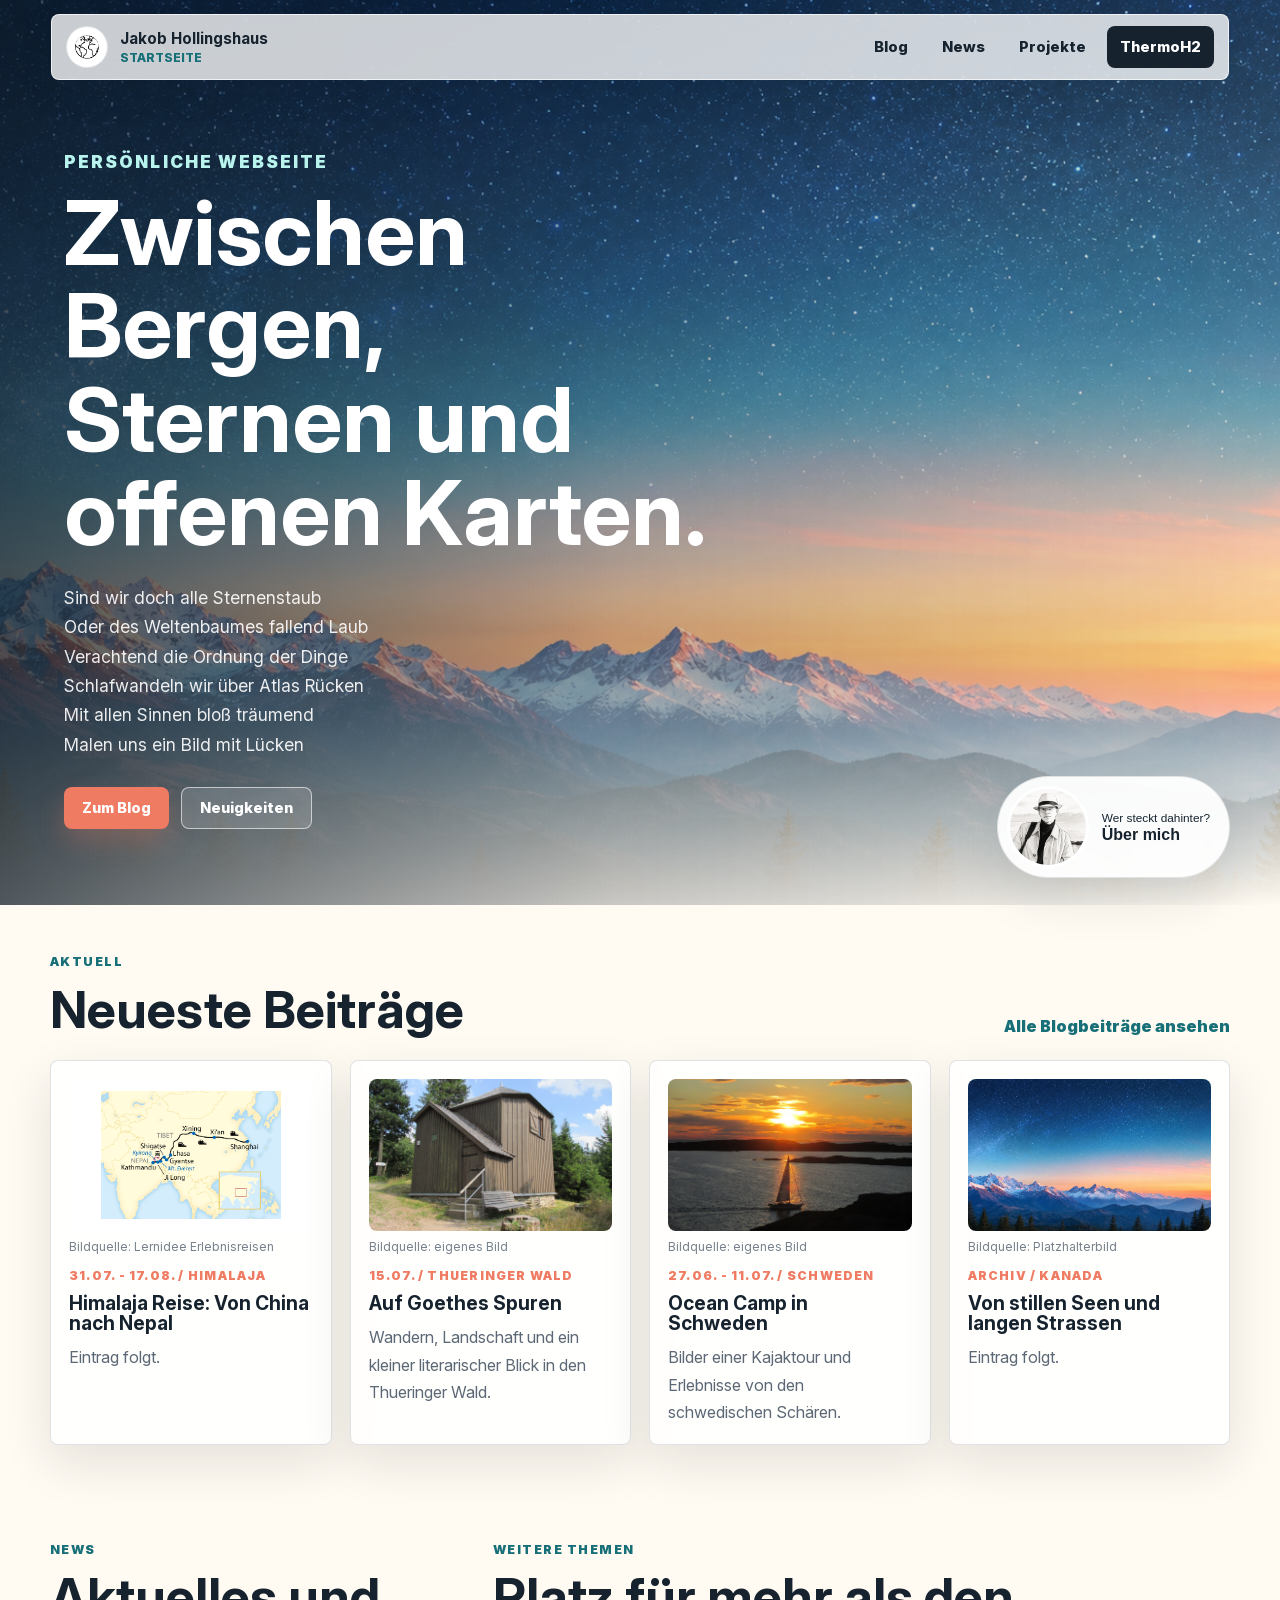
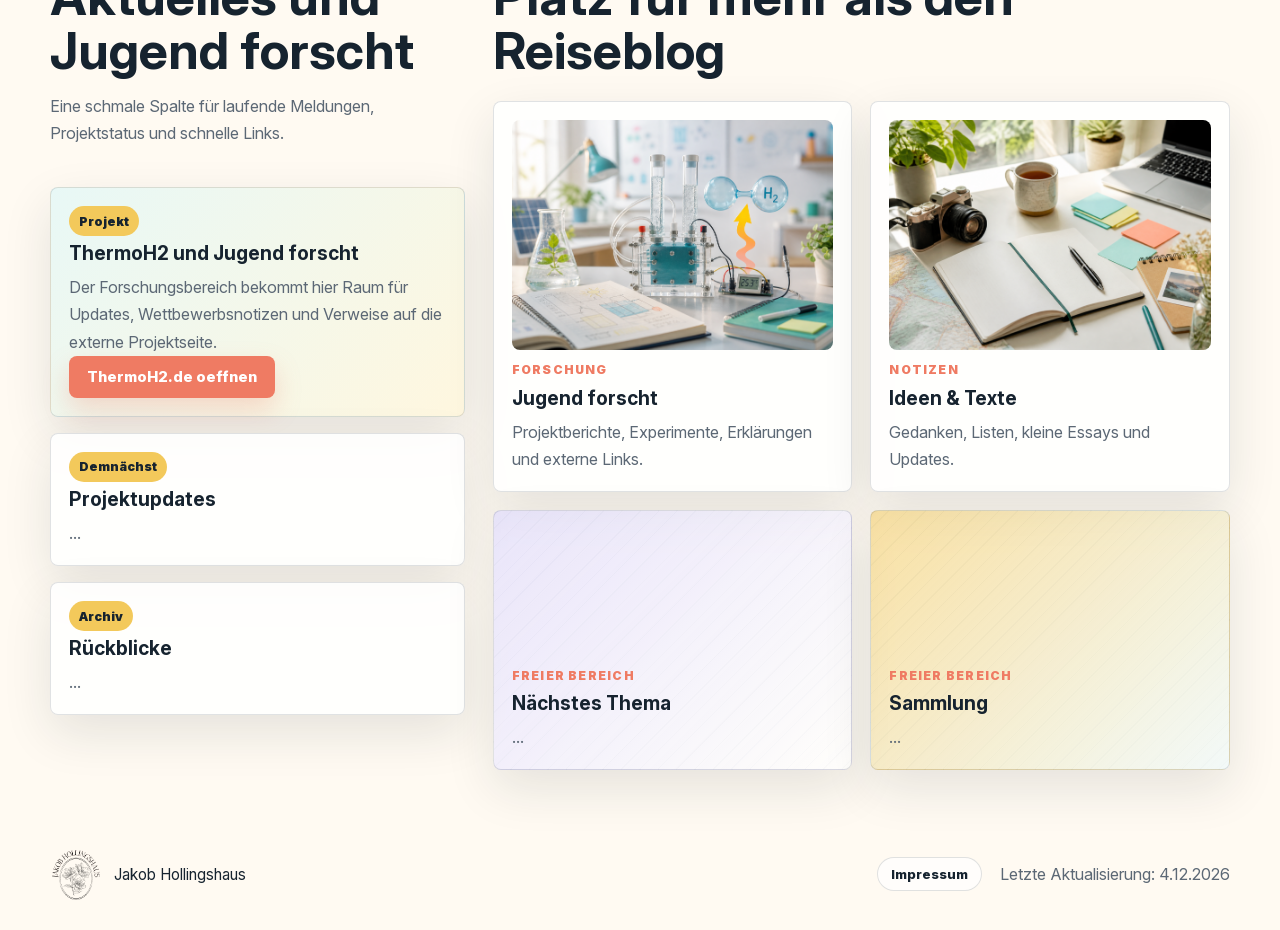
<file: index.html>
<!DOCTYPE html>
<html lang="de">
<head>
    <meta charset="UTF-8">
    <meta name="viewport" content="width=device-width, initial-scale=1.0">
    <meta name="description" content="Persoenliche Startseite von Jakob Hollingshaus mit neuesten Blogbeitraegen, Projekten, Forschung und News.">
    <title>Jakob Hollingshaus | Startseite</title>
    <link rel="icon" href="assets/Worldicon.ico">
    <link rel="stylesheet" href="style.css">
</head>
<body>
    <header class="site-header" id="top">
        <nav class="nav" aria-label="Hauptnavigation">
            <a class="brand" href="index.html" aria-label="Zur Startseite">
                <img src="assets/World15.png" alt="" class="brand-mark">
                <span>
                    <strong>Jakob Hollingshaus</strong>
                    <small>Startseite</small>
                </span>
            </a>

            <button class="menu-toggle" type="button" aria-label="Navigation oeffnen" aria-expanded="false">
                <span></span>
                <span></span>
                <span></span>
            </button>

            <div class="nav-links" data-nav-links>
                <a href="blog.html">Blog</a>
                <a href="#news">News</a>
                <a href="#projekte">Projekte</a>
                <a class="nav-action" href="https://thermoh2.de/" target="_blank" rel="noopener">ThermoH2</a>
            </div>
        </nav>
    </header>

    <main>
        <section class="home-hero">
            <div class="home-hero-media" aria-hidden="true"></div>
            <div class="home-hero-content">
                <p class="eyebrow">Persönliche Webseite</p>
                <h1>Zwischen Bergen, Sternen und offenen Karten.</h1>
                <div class="hero-poem" aria-label="Gedicht">
                    <p>Sind wir doch alle Sternenstaub</p>
                    <p>Oder des Weltenbaumes fallend Laub</p>
                    <p>Verachtend die Ordnung der Dinge</p>
                    <p>Schlafwandeln wir &uuml;ber Atlas R&uuml;cken</p>
                    <p>Mit allen Sinnen blo&szlig; tr&auml;umend</p>
                    <p>Malen uns ein Bild mit L&uuml;cken</p>
                </div>
                <div class="hero-actions">
                    <a class="button button-primary" href="blog.html">Zum Blog</a>
                    <a class="button button-light" href="#news">Neuigkeiten</a>
                </div>
            </div>
        </section>

         <aside class="about-teaser" aria-label="Über mich">
            <button class="about-trigger" type="button" data-about-open aria-haspopup="dialog">
                <span class="about-portrait">
                    <img src="assets/Jakob_Kanada.png" alt="Porträt von Jakob Hollingshaus">
                </span>
                <span>
                    <small>Wer steckt dahinter?</small>
                    <strong>Über mich</strong>
                </span>
            </button>
        </aside>

        <dialog class="about-dialog" data-about-dialog aria-labelledby="about-title">
            <button class="about-close" type="button" data-about-close aria-label="Über-mich-Fenster schließen">×</button>
            <div class="about-dialog-portrait">
                <img src="assets/Jakob_Kanada.png" alt="Porträt von Jakob Hollingshaus">
            </div>
            <p class="eyebrow">Über mich</p>
            <h2 id="about-title">Jakob Hollingshaus</h2>
            <p>Eintrag folgt.</p>
        </dialog>

        <section class="latest-section" aria-labelledby="latest-title">
            <div class="section-heading row-heading">
                <div>
                    <p class="eyebrow">Aktuell</p>
                    <h2 id="latest-title">Neueste Beiträge</h2>
                </div>
                <a class="text-link" href="blog.html">Alle Blogbeiträge ansehen</a>
            </div>

            <div class="latest-row">
                <article class="mini-post">
                    <a class="media-frame map-frame" href="himalaja-reise.html">
                        <img src="assets/karte_tibet-bahn_shanghai_-_kathmandu_2384_2022_1.png" alt="Karte der Himalaja-Route von China nach Nepal">
                    </a>
                    <div class="image-source">Bildquelle: Lernidee Erlebnisreisen</div>
                    <p class="post-meta">31.07. - 17.08. / Himalaja</p>
                    <h3><a href="himalaja-reise.html">Himalaja Reise: Von China nach Nepal</a></h3>
                    <p>Eintrag folgt.</p>
                </article>

                <article class="mini-post">
                    <a class="media-frame" href="goethes-spuren.html">
                        <img src="assets/Goethe_Th%C3%BCringen.JPG" alt="Wanderweg im Thueringer Wald">
                    </a>
                    <div class="image-source">Bildquelle: eigenes Bild</div>
                    <p class="post-meta">15.07. / Thueringer Wald</p>
                    <h3><a href="goethes-spuren.html">Auf Goethes Spuren</a></h3>
                    <p>Wandern, Landschaft und ein kleiner literarischer Blick in den Thueringer Wald.</p>
                </article>

                <article class="mini-post">
                    <a class="media-frame" href="ocean-camp-schweden.html">
                        <img src="assets/Ocean-Camp-Schweden.JPG" alt="Sonnenuntergang mit Schiff in Schweden">
                    </a>
                    <div class="image-source">Bildquelle: eigenes Bild</div>
                    <p class="post-meta">27.06. - 11.07. / Schweden</p>
                    <h3><a href="ocean-camp-schweden.html">Ocean Camp in Schweden</a></h3>
                    <p>Bilder einer Kajaktour und Erlebnisse von den schwedischen Schären.</p>
                </article>

                <article class="mini-post">
                    <a class="media-frame" href="blog.html#kanada-route">
                        <img src="assets/mountain-starry-hero.png" alt="Gebirge unter einem Sternenhimmel">
                    </a>
                    <div class="image-source">Bildquelle: Platzhalterbild</div>
                    <p class="post-meta">Archiv / Kanada</p>
                    <h3><a href="blog.html#kanada-route">Von stillen Seen und langen Strassen</a></h3>
                    <p>Eintrag folgt.</p>
                </article>
            </div>
        </section>

        <section class="portal-grid" id="news">
            <div class="news-column">
                <div class="section-heading">
                    <p class="eyebrow">News</p>
                    <h2>Aktuelles und Jugend forscht</h2>
                    <p>Eine schmale Spalte für laufende Meldungen, Projektstatus und schnelle Links.</p>
                </div>

                <article class="news-item feature-news">
                    <span class="date-pill">Projekt</span>
                    <h3>ThermoH2 und Jugend forscht</h3>
                    <p>
                        Der Forschungsbereich bekommt hier Raum für Updates, Wettbewerbsnotizen
                        und Verweise auf die externe Projektseite.
                    </p>
                    <a class="button button-primary" href="https://thermoh2.de/" target="_blank" rel="noopener">ThermoH2.de oeffnen</a>
                </article>

                <article class="news-item">
                    <span class="date-pill">Demnächst</span>
                    <h3>Projektupdates</h3>
                    <p>...</p>
                </article>

                <article class="news-item">
                    <span class="date-pill">Archiv</span>
                    <h3>Rückblicke</h3>
                    <p>...</p>
                </article>
            </div>

            <div class="topic-area" id="projekte">
                <div class="section-heading row-heading">
                    <div>
                        <p class="eyebrow">Weitere Themen</p>
                        <h2>Platz für mehr als den Reiseblog</h2>
                    </div>
                </div>

                <div class="topic-grid">
                    <article class="topic-card">
                        <img src="assets/research-placeholder.png" alt="Forschungsaufbau mit Wasserstoffsymbol">
                        <div class="image-source"></div>
                        <p class="post-meta">Forschung</p>
                        <h3>Jugend forscht</h3>
                        <p>Projektberichte, Experimente, Erklärungen und externe Links.</p>
                    </article>

                    <article class="topic-card">
                        <img src="assets/projects-placeholder.png" alt="Offenes Notizbuch auf einem Schreibtisch">
                        <div class="image-source"></div>
                        <p class="post-meta">Notizen</p>
                        <h3>Ideen & Texte</h3>
                        <p>Gedanken, Listen, kleine Essays und Updates.</p>
                    </article>

                    <article class="topic-card empty-slot">
                        <p class="post-meta">Freier Bereich</p>
                        <h3>Nächstes Thema</h3>
                        <p>...</p>
                    </article>

                    <article class="topic-card empty-slot accent-slot">
                        <p class="post-meta">Freier Bereich</p>
                        <h3>Sammlung</h3>
                        <p>...</p>
                    </article>
                </div>
            </div>
        </section>
    </main>

    <footer class="footer">
        <a class="footer-brand" href="#top">
            <img src="assets/small-footer_image.png" alt="">
            <span>Jakob Hollingshaus</span>
        </a>
        <div class="footer-meta">
            <details class="imprint-tab"><summary>Impressum</summary><div class="imprint-content"><strong>Jakob Hollingshaus</strong><a href="mailto:jakob@hollingshaus.de">jakob@hollingshaus.de</a><span>Eltville 2026</span></div></details>
            <p>Letzte Aktualisierung: <span id="currentDate"></span></p>
        </div>
    </footer>

    <script src="script.js"></script>
</body>
</html>
</file>
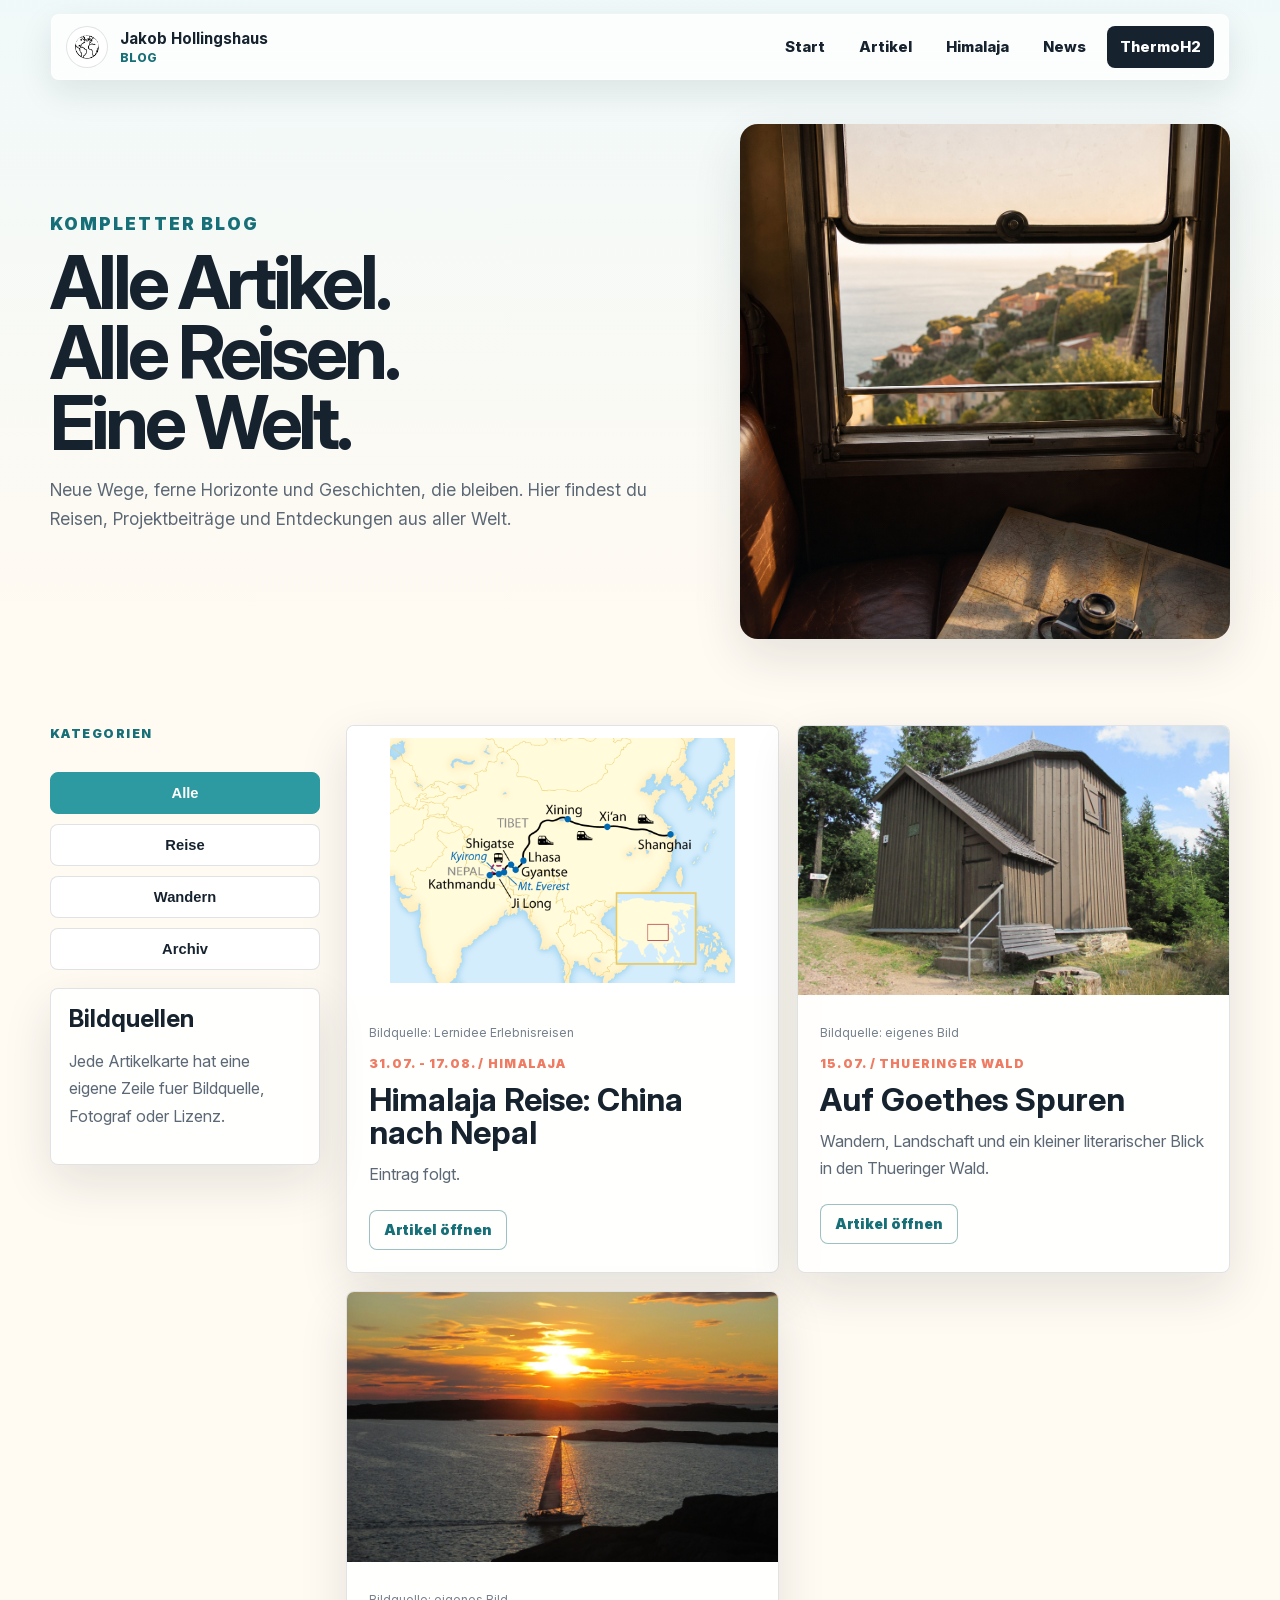
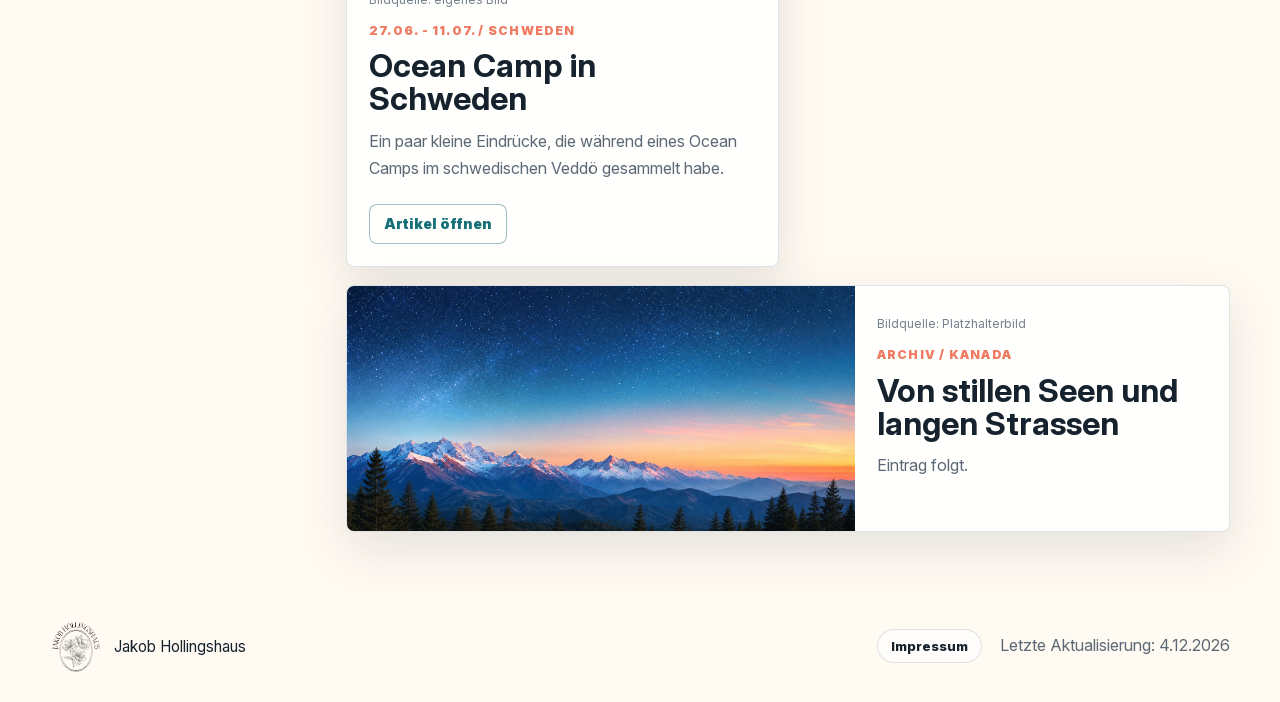
<file: blog.html>
<!DOCTYPE html>
<html lang="de">
<head>
    <meta charset="UTF-8">
    <meta name="viewport" content="width=device-width, initial-scale=1.0">
    <meta name="description" content="Kompletter Blog von Jakob Hollingshaus mit Reiseartikeln, Projektbeitraegen und Notizen.">
    <title>Blog | Jakob Hollingshaus</title>
    <link rel="icon" href="assets/Worldicon.ico">
    <link rel="stylesheet" href="style.css">
</head>
<body>
    <header class="site-header" id="top">
        <nav class="nav" aria-label="Hauptnavigation">
            <a class="brand" href="index.html" aria-label="Zur Startseite">
                <img src="assets/World15.png" alt="" class="brand-mark">
                <span>
                    <strong>Jakob Hollingshaus</strong>
                    <small>Blog</small>
                </span>
            </a>

            <button class="menu-toggle" type="button" aria-label="Navigation oeffnen" aria-expanded="false">
                <span></span>
                <span></span>
                <span></span>
            </button>

            <div class="nav-links" data-nav-links>
                <a href="index.html">Start</a>
                <a href="#artikel">Artikel</a>
                <a href="himalaja-reise.html">Himalaja</a>
                <a href="index.html#news">News</a>
                <a class="nav-action" href="https://thermoh2.de/" target="_blank" rel="noopener">ThermoH2</a>
            </div>
        </nav>
    </header>

    <main>
        <section class="blog-hero">
            <div>
                <p class="eyebrow">Kompletter Blog</p>
                <h1>Alle Artikel.<br>Alle Reisen.<br>Eine Welt.</h1>
                <p>
                    Neue Wege, ferne Horizonte und Geschichten, die bleiben. Hier findest du Reisen,
                    Projektbeiträge und Entdeckungen aus aller Welt.
                </p>
            </div>
            <figure class="blog-hero-media">
                <img src="assets/blog-fernweh-hero-v2.png" alt="Blick aus einem alten Zugabteil auf eine Küste im warmen Morgenlicht">
            </figure>
        </section>

        <section class="blog-shell" id="artikel">
            <aside class="blog-sidebar" aria-label="Blognavigation">
                <p class="eyebrow">Kategorien</p>
                <div class="category-filter vertical-filter" aria-label="Blogbeitraege filtern">
                    <button type="button" class="filter-button is-active" data-filter="all">Alle</button>
                    <button type="button" class="filter-button" data-filter="reise">Reise</button>
                    <button type="button" class="filter-button" data-filter="wandern">Wandern</button>
                    <button type="button" class="filter-button" data-filter="archiv">Archiv</button>
                </div>

                <div class="side-note">
                    <h2>Bildquellen</h2>
                    <p>Jede Artikelkarte hat eine eigene Zeile fuer Bildquelle, Fotograf oder Lizenz.</p>
                </div>
            </aside>

            <section class="blog-archive" aria-label="Artikelarchiv">
                <article class="article-card" id="himalaja-reise" data-category="reise">
                    <a class="media-frame map-frame" href="himalaja-reise.html">
                        <img src="assets/karte_tibet-bahn_shanghai_-_kathmandu_2384_2022_1.png" alt="Karte der Himalaja-Route von China nach Nepal">
                    </a>
                    <div class="article-content">
                        <div class="image-source">Bildquelle: Lernidee Erlebnisreisen</div>
                        <p class="post-meta">31.07. - 17.08. / Himalaja</p>
                        <h2><a href="himalaja-reise.html">Himalaja Reise: China nach Nepal</a></h2>
                        <p>Eintrag folgt.</p>
                        <a class="read-more" href="himalaja-reise.html">Artikel öffnen</a>
                    </div>
                </article>

                <article class="article-card" id="goethes-spuren" data-category="wandern">
                    <a class="media-frame" href="goethes-spuren.html">
                        <img src="assets/Goethe_Th%C3%BCringen.JPG" alt="Wanderweg im Thueringer Wald">
                    </a>
                    <div class="article-content">
                        <div class="image-source">Bildquelle: eigenes Bild</div>
                        <p class="post-meta">15.07. / Thueringer Wald</p>
                        <h2><a href="goethes-spuren.html">Auf Goethes Spuren</a></h2>
                        <p>Wandern, Landschaft und ein kleiner literarischer Blick in den Thueringer Wald.</p>
                        <a class="read-more" href="goethes-spuren.html">Artikel öffnen</a>
                    </div>
                </article>

                <article class="article-card" id="ocean-camp-schweden" data-category="reise">
                    <a class="media-frame" href="ocean-camp-schweden.html">
                        <img src="assets/Ocean-Camp-Schweden.JPG" alt="Sonnenuntergang mit Schiff in Schweden">
                    </a>
                    <div class="article-content">
                        <div class="image-source">Bildquelle: eigenes Bild</div>
                        <p class="post-meta">27.06. - 11.07. / Schweden</p>
                        <h2><a href="ocean-camp-schweden.html">Ocean Camp in Schweden</a></h2>
                        <p>Ein paar kleine Eindrücke, die während eines Ocean Camps im schwedischen Veddö gesammelt habe.</p>
                        <a class="read-more" href="ocean-camp-schweden.html">Artikel öffnen</a>
                    </div>
                </article>

                <article class="article-card wide-article" id="kanada-route" data-category="archiv">
                    <a class="media-frame" href="#top">
                        <img src="assets/mountain-starry-hero.png" alt="Gebirge mit Sternenhimmel und Sonnenaufgang">
                    </a>
                    <div class="article-content">
                        <div class="image-source">Bildquelle: Platzhalterbild</div>
                        <p class="post-meta">Archiv / Kanada</p>
                        <h2><a href="#top">Von stillen Seen und langen Strassen</a></h2>
                        <p>Eintrag folgt.</p>
                    </div>
                </article>
            </section>
        </section>
    </main>

    <footer class="footer">
        <a class="footer-brand" href="index.html">
            <img src="assets/small-footer_image.png" alt="">
            <span>Jakob Hollingshaus</span>
        </a>
        <div class="footer-meta">
            <details class="imprint-tab"><summary>Impressum</summary><div class="imprint-content"><strong>Jakob Hollingshaus</strong><a href="mailto:jakob@hollingshaus.de">jakob@hollingshaus.de</a><span>Eltville 2026</span></div></details>
            <p>Letzte Aktualisierung: <span id="currentDate"></span></p>
        </div>
    </footer>

    <script src="script.js"></script>
</body>
</html>
</file>
<file: style.css>
:root {
    --ink: #16232f;
    --ink-soft: #5c6875;
    --paper: #fffaf2;
    --paper-cool: #eff9fa;
    --white: #ffffff;
    --line: rgba(22, 35, 47, 0.13);
    --teal: #2c9aa0;
    --teal-dark: #176f78;
    --coral: #ef7b63;
    --sun: #f3c95b;
    --leaf: #79a96f;
    --lavender: #dcd8ff;
    --shadow: 0 18px 50px rgba(22, 35, 47, 0.11);
}

@font-face {
    font-family: "Inter";
    src: url("assets/fonts/InterVariable.woff2") format("woff2");
    font-weight: 100 900;
    font-display: swap;
}

@font-face {
    font-family: "Cormorant Garamond";
    src: url("assets/fonts/CormorantGaramond-Variable.ttf") format("truetype");
    font-style: normal;
    font-weight: 300 700;
    font-display: swap;
}

@font-face {
    font-family: "Cormorant Garamond";
    src: url("assets/fonts/CormorantGaramond-Italic-Variable.ttf") format("truetype");
    font-style: italic;
    font-weight: 300 700;
    font-display: swap;
}

* {
    box-sizing: border-box;
}

html {
    scroll-behavior: smooth;
}

body {
    margin: 0;
    font-family: "Inter", Arial, sans-serif;
    color: var(--ink);
    background:
        linear-gradient(180deg, rgba(239, 249, 250, 0.92), rgba(255, 250, 242, 0.96) 620px),
        var(--paper);
}

img {
    display: block;
    max-width: 100%;
}

a {
    color: inherit;
    text-decoration: none;
}

p {
    color: var(--ink-soft);
    line-height: 1.7;
}

h1,
h2,
h3 {
    margin: 0;
    color: var(--ink);
    line-height: 1.04;
    letter-spacing: 0;
}

.site-header {
    position: fixed;
    top: 0;
    right: 0;
    left: 0;
    z-index: 30;
    padding: 14px clamp(16px, 4vw, 56px);
}

.nav {
    width: min(1180px, 100%);
    min-height: 66px;
    margin: 0 auto;
    display: flex;
    align-items: center;
    justify-content: space-between;
    gap: 22px;
    padding: 10px 14px;
    border: 1px solid rgba(255, 255, 255, 0.72);
    border-radius: 8px;
    background: rgba(255, 255, 255, 0.78);
    box-shadow: 0 12px 34px rgba(22, 35, 47, 0.1);
    backdrop-filter: blur(18px);
}

.brand,
.footer-brand {
    display: inline-flex;
    align-items: center;
    gap: 12px;
}

.brand-mark {
    width: 42px;
    height: 42px;
    padding: 8px;
    border: 1px solid var(--line);
    border-radius: 50%;
    background: var(--white);
    object-fit: contain;
}

.brand strong,
.footer-brand span {
    display: block;
    font-size: 0.95rem;
}

.brand small {
    display: block;
    margin-top: 2px;
    color: var(--teal-dark);
    font-size: 0.76rem;
    font-weight: 800;
    text-transform: uppercase;
}

.nav-links {
    display: flex;
    align-items: center;
    gap: 8px;
}

.nav-links a,
.button,
.filter-button {
    min-height: 42px;
    display: inline-flex;
    align-items: center;
    justify-content: center;
    border-radius: 8px;
    font-size: 0.92rem;
    font-weight: 800;
}

.nav-links a {
    padding: 0 13px;
}

.nav-links a:hover,
.text-link:hover,
.read-more:hover {
    color: var(--teal-dark);
}

.nav-action {
    color: var(--white);
    background: var(--ink);
}

.menu-toggle {
    display: none;
    width: 44px;
    height: 44px;
    border: 0;
    border-radius: 8px;
    background: var(--ink);
    cursor: pointer;
}

.menu-toggle span {
    display: block;
    width: 20px;
    height: 2px;
    margin: 4px auto;
    background: var(--white);
}

.latest-section,
.portal-grid,
.blog-hero,
.blog-shell,
.writing-panel,
.footer {
    width: min(1180px, calc(100% - 40px));
    margin-right: auto;
    margin-left: auto;
}

.home-hero {
    position: relative;
    min-height: 86vh;
    display: grid;
    align-items: end;
    overflow: hidden;
    padding: 150px clamp(20px, 5vw, 72px) 76px;
}

.home-hero-media {
    position: absolute;
    inset: 0;
    background:
        url("assets/mountain-starry-hero.png") center / cover;
    transform: scale(1.02);
}

.home-hero::after {
    content: "";
    position: absolute;
    inset: 0;
    background:
        linear-gradient(90deg, rgba(12, 25, 36, 0.72), rgba(12, 25, 36, 0.22) 48%, rgba(255, 250, 242, 0.08)),
        linear-gradient(180deg, rgba(12, 25, 36, 0.15), rgba(244, 201, 91, 0.2) 72%, var(--paper));
}

.home-hero-content {
    position: relative;
    z-index: 2;
    width: min(760px, 100%);
    color: var(--white);
}

.eyebrow {
    margin: 0 0 12px;
    color: var(--teal-dark);
    font-size: 0.78rem;
    font-weight: 900;
    letter-spacing: 0.12em;
    line-height: 1.4;
    text-transform: uppercase;
}

.home-hero h1,
.blog-hero h1 {
    max-width: 11ch;
    font-size: clamp(3rem, 7vw, 6.3rem);
}

.blog-hero p {
    max-width: 620px;
    font-size: 1.08rem;
}

.home-hero h1 {
    color: var(--white);
}

.home-hero .eyebrow {
    color: #b8f3ee;
}

.home-hero p {
    max-width: 620px;
    color: rgba(255, 255, 255, 0.9);
    font-size: 1.08rem;
}

.hero-poem {
    display: grid;
    gap: 0;
    margin-top: 24px;
}

.hero-poem p {
    margin: 0;
}

.hero-actions {
    display: flex;
    flex-wrap: wrap;
    gap: 12px;
    margin-top: 28px;
}

.button {
    border: 0;
    padding: 0 18px;
    cursor: pointer;
}

.button-primary {
    color: var(--white);
    background: var(--coral);
    box-shadow: 0 12px 26px rgba(239, 123, 99, 0.26);
}

.button-primary:hover {
    background: #df674f;
}

.button-light {
    border: 1px solid rgba(255, 255, 255, 0.6);
    color: var(--white);
    background: rgba(255, 255, 255, 0.14);
}

.latest-section,
.portal-grid,
.writing-panel {
    padding: 48px 0;
}

.about-teaser {
    position: fixed;
    right: max(20px, calc((100vw - 1180px) / 2));
    bottom: calc(22px + var(--footer-clearance, 0px));
    z-index: 20;
    display: flex;
    justify-content: flex-end;
}

.about-trigger {
    display: inline-flex;
    align-items: center;
    gap: 13px;
    padding: 9px 19px 9px 9px;
    border: 1px solid rgba(22, 35, 47, 0.12);
    border-radius: 999px;
    color: var(--ink);
    background: rgba(255, 255, 255, 0.94);
    box-shadow: var(--shadow);
    cursor: pointer;
    transition: transform 160ms ease, box-shadow 160ms ease;
}

.about-trigger:hover,
.about-trigger:focus-visible {
    transform: translateY(-2px);
    box-shadow: 0 20px 42px rgba(22, 35, 47, 0.17);
}

.about-trigger > span:last-child {
    display: grid;
    gap: 1px;
    text-align: left;
}

.about-trigger small {
    color: var(--muted);
    font-size: 0.74rem;
}

.about-trigger strong {
    font-size: 1rem;
}

.about-portrait {
    width: 82px;
    height: 82px;
    overflow: hidden;
    border: 3px solid var(--white);
    border-radius: 50%;
    background: var(--paper-cool);
}

.about-portrait img {
    width: 100%;
    height: 100%;
    object-fit: cover;
    object-position: 50% 18%;
}

.about-dialog {
    width: min(520px, calc(100% - 32px));
    padding: 30px;
    border: 0;
    border-radius: 18px;
    color: var(--ink);
    background: var(--paper);
    box-shadow: 0 30px 90px rgba(7, 31, 47, 0.3);
}

.about-dialog::backdrop {
    background: rgba(7, 31, 47, 0.58);
    backdrop-filter: blur(4px);
}

.about-dialog-portrait {
    width: 112px;
    height: 112px;
    overflow: hidden;
    margin-bottom: 22px;
    border-radius: 50%;
}

.about-dialog-portrait img {
    width: 100%;
    height: 100%;
    object-fit: cover;
    object-position: 50% 18%;
}

.about-dialog h2 {
    margin-bottom: 12px;
    font-size: clamp(2rem, 6vw, 3rem);
}

.about-dialog p:last-child {
    margin-bottom: 0;
}

.about-close {
    position: absolute;
    top: 14px;
    right: 14px;
    width: 38px;
    height: 38px;
    border: 1px solid var(--line);
    border-radius: 50%;
    color: var(--ink);
    background: var(--white);
    font-size: 1.35rem;
    cursor: pointer;
}

.section-heading {
    max-width: 700px;
    margin-bottom: 24px;
}

.section-heading h2 {
    font-size: clamp(2rem, 4vw, 3.4rem);
}

.section-heading p:last-child {
    margin-bottom: 0;
}

.row-heading {
    max-width: none;
    display: flex;
    align-items: end;
    justify-content: space-between;
    gap: 24px;
}

.text-link,
.read-more {
    color: var(--teal-dark);
    font-weight: 900;
}

.latest-row {
    display: grid;
    grid-template-columns: repeat(4, minmax(0, 1fr));
    gap: 18px;
}

.mini-post,
.travel-card,
.forest-note,
.topic-card,
.news-item,
.article-card,
.side-note,
.article-draft {
    border: 1px solid var(--line);
    border-radius: 8px;
    background: rgba(255, 255, 255, 0.86);
    box-shadow: var(--shadow);
}

.mini-post,
.travel-card,
.forest-note,
.topic-card,
.news-item,
.side-note,
.article-draft {
    padding: 18px;
}

.topic-card {
    overflow: hidden;
}

.media-frame {
    display: block;
    aspect-ratio: 16 / 10;
    overflow: hidden;
    border-radius: 8px;
    background: var(--paper-cool);
}

.media-frame img,
.blog-hero img {
    width: 100%;
    height: 100%;
    object-fit: cover;
}

.media-logo img {
    object-position: center 18%;
}

.mini-post h3,
.travel-card h3,
.forest-note h3,
.topic-card h3,
.news-item h3 {
    margin-top: 8px;
    font-size: 1.2rem;
}

.mini-post p,
.travel-card p,
.forest-note p,
.topic-card p,
.news-item p {
    margin: 10px 0 0;
}

.image-source {
    margin-top: 8px;
    color: #76818d;
    font-size: 0.75rem;
    line-height: 1.4;
}

.post-meta {
    margin: 14px 0 0;
    color: var(--coral);
    font-size: 0.76rem;
    font-weight: 900;
    letter-spacing: 0.1em;
    text-transform: uppercase;
}

.travel-now {
    display: grid;
    grid-template-columns: minmax(0, 1fr) minmax(240px, 0.62fr) minmax(0, 1fr);
    gap: 18px;
    align-items: stretch;
    margin-top: 28px;
}

.travel-card,
.forest-note {
    overflow: hidden;
}

.travel-card .media-frame {
    aspect-ratio: 16 / 9;
}

.map-frame {
    background: var(--white);
}

.map-frame img {
    object-fit: contain;
    padding: 12px;
}

.forest-note {
    display: flex;
    flex-direction: column;
    justify-content: center;
    background: linear-gradient(135deg, #f0f8ed, #fff7df);
}

.forest-note img {
    width: 100%;
    height: 150px;
    margin-top: 16px;
    object-fit: cover;
    border-radius: 8px;
}

.portal-grid {
    display: grid;
    grid-template-columns: minmax(280px, 0.36fr) minmax(0, 0.64fr);
    gap: 28px;
    align-items: start;
}

.news-column {
    display: grid;
    gap: 16px;
}

.feature-news {
    background: linear-gradient(135deg, #e8f8f6, #fff7df);
}

.date-pill {
    display: inline-flex;
    min-height: 30px;
    align-items: center;
    padding: 0 10px;
    border-radius: 999px;
    color: var(--ink);
    background: var(--sun);
    font-size: 0.78rem;
    font-weight: 900;
}

.topic-grid {
    display: grid;
    grid-template-columns: repeat(2, minmax(0, 1fr));
    gap: 18px;
}

.topic-card > img {
    width: 100%;
    height: clamp(190px, 18vw, 240px);
    object-fit: cover;
    border-radius: 8px;
}

.empty-slot {
    min-height: 260px;
    display: flex;
    flex-direction: column;
    justify-content: end;
    background:
        linear-gradient(135deg, rgba(220, 216, 255, 0.62), rgba(255, 255, 255, 0.72)),
        repeating-linear-gradient(135deg, transparent 0, transparent 12px, rgba(22, 35, 47, 0.05) 12px, rgba(22, 35, 47, 0.05) 13px);
}

.accent-slot {
    background:
        linear-gradient(135deg, rgba(243, 201, 91, 0.52), rgba(239, 249, 250, 0.78)),
        repeating-linear-gradient(135deg, transparent 0, transparent 12px, rgba(22, 35, 47, 0.05) 12px, rgba(22, 35, 47, 0.05) 13px);
}

.blog-hero {
    display: grid;
    grid-template-columns: minmax(0, 1fr) minmax(360px, 0.8fr);
    gap: clamp(40px, 6vw, 80px);
    align-items: center;
    padding: 124px 0 58px;
}

.blog-hero > div {
    min-width: 0;
}

.blog-hero h1 {
    max-width: 9ch;
    font-size: clamp(3.4rem, 5.8vw, 5.15rem);
    line-height: 0.94;
    letter-spacing: -0.055em;
}

.blog-hero-media {
    position: relative;
    aspect-ratio: 1 / 1.05;
    margin: 0;
    overflow: hidden;
    border-radius: 18px;
    box-shadow: var(--shadow);
}

.blog-hero-media::after {
    content: "";
    position: absolute;
    inset: 0;
    background: linear-gradient(180deg, transparent 62%, rgba(7, 31, 47, 0.14));
    pointer-events: none;
}

.blog-hero img {
    position: absolute;
    inset: 0;
    display: block;
    object-position: 50% 54%;
}

.detail-page {
    width: min(1180px, calc(100% - 40px));
    margin: 0 auto;
}

.article-hero {
    display: grid;
    grid-template-columns: minmax(0, 0.82fr) minmax(320px, 0.88fr);
    gap: clamp(28px, 5vw, 60px);
    align-items: center;
    padding: 124px 0 58px;
}

.article-hero h1 {
    max-width: 11ch;
    font-size: clamp(3rem, 7vw, 6.3rem);
}

.article-hero p {
    max-width: 650px;
    font-size: 1.08rem;
}

.article-hero figure,
.gallery-grid figure {
    margin: 0;
}

.article-hero img {
    width: 100%;
    aspect-ratio: 16 / 11;
    object-fit: cover;
    border-radius: 8px;
    box-shadow: var(--shadow);
    background: var(--white);
}

.article-hero img[src*="karte_tibet"] {
    object-fit: contain;
    padding: 14px;
}

figcaption {
    margin-top: 8px;
    color: #76818d;
    font-size: 0.75rem;
    line-height: 1.4;
}

.article-layout {
    display: grid;
    grid-template-columns: minmax(0, 1fr) 280px;
    gap: 26px;
    align-items: start;
    padding-bottom: 72px;
}

.article-main {
    display: grid;
    gap: 22px;
}

.content-panel {
    padding: clamp(22px, 4vw, 38px);
    border: 1px solid var(--line);
    border-radius: 8px;
    background: rgba(255, 255, 255, 0.88);
    box-shadow: var(--shadow);
}

.content-panel h2 {
    font-size: clamp(1.8rem, 3vw, 3rem);
}

.summary-stats {
    display: flex;
    flex-wrap: wrap;
    gap: 10px;
    margin-top: 22px;
}

.summary-stats span {
    display: inline-flex;
    min-height: 34px;
    align-items: center;
    padding: 0 12px;
    border-radius: 999px;
    color: var(--ink);
    background: var(--sun);
    font-weight: 900;
}

.sweden-summary {
    background: linear-gradient(135deg, #eef9fb, #fff7df);
}

.goethe-portrait-panel {
    position: relative;
    display: grid;
    grid-template-columns: minmax(210px, 0.72fr) minmax(0, 1.7fr);
    gap: clamp(24px, 4vw, 46px);
    overflow: hidden;
    background:
        radial-gradient(circle at 0 0, rgba(243, 201, 91, 0.2), transparent 34%),
        linear-gradient(135deg, #f7f0df, #eef5ed);
}

.goethe-portrait-panel::after {
    content: "G";
    position: absolute;
    right: -18px;
    bottom: -74px;
    color: rgba(39, 62, 48, 0.055);
    font: 700 250px/1 "Cormorant Garamond", Georgia, serif;
    pointer-events: none;
}

.goethe-portrait,
.goethe-copy {
    position: relative;
    z-index: 1;
}

.goethe-portrait figure {
    margin: 0;
}

.goethe-portrait img {
    width: 100%;
    aspect-ratio: 4 / 5;
    object-fit: cover;
    object-position: center top;
    border-radius: 8px;
    filter: saturate(0.86) contrast(1.03);
    box-shadow: 0 18px 38px rgba(38, 48, 39, 0.2);
}

.goethe-portrait figcaption {
    margin-top: 10px;
    color: var(--ink-soft);
    font-size: 0.72rem;
    line-height: 1.45;
}

.goethe-portrait figcaption a,
.goethe-sources a,
.poem-source a {
    color: var(--teal-dark);
    text-decoration: underline;
    text-decoration-color: rgba(23, 111, 120, 0.35);
    text-underline-offset: 3px;
}

.goethe-copy h2,
.poem-heading h2 {
    font-family: "Cormorant Garamond", Georgia, serif;
    font-weight: 600;
    letter-spacing: -0.02em;
}

.goethe-copy h2 {
    font-size: clamp(2.35rem, 5vw, 4.2rem);
}

.goethe-dates {
    margin: 7px 0 20px;
    color: #6f604b;
    font-family: "Cormorant Garamond", Georgia, serif;
    font-size: 1.18rem;
    font-style: italic;
}

.ilmenau-note {
    display: grid;
    grid-template-columns: 42px 1fr;
    gap: 14px;
    margin-top: 22px;
    padding: 18px;
    border-left: 3px solid #8a6b3f;
    border-radius: 0 8px 8px 0;
    background: rgba(255, 255, 255, 0.58);
}

.ilmenau-note-mark {
    display: grid;
    width: 40px;
    height: 40px;
    place-items: center;
    border: 1px solid rgba(89, 69, 41, 0.32);
    border-radius: 50%;
    color: #745a35;
    font: italic 600 1.4rem/1 "Cormorant Garamond", Georgia, serif;
}

.ilmenau-note h3 {
    margin: 2px 0 7px;
    font-family: "Cormorant Garamond", Georgia, serif;
    font-size: 1.5rem;
}

.ilmenau-note p {
    margin: 0;
}

.goethe-sources {
    margin: 16px 0 0;
    font-size: 0.78rem;
}

.poem-panel {
    position: relative;
    overflow: hidden;
    padding-block: clamp(36px, 7vw, 72px);
    text-align: center;
    background:
        linear-gradient(rgba(255, 252, 243, 0.9), rgba(255, 252, 243, 0.94)),
        repeating-linear-gradient(0deg, transparent 0, transparent 31px, rgba(84, 68, 45, 0.055) 31px, rgba(84, 68, 45, 0.055) 32px);
}

.poem-panel::before,
.poem-panel::after {
    content: "";
    position: absolute;
    left: 50%;
    width: 72px;
    height: 1px;
    background: #92764e;
    transform: translateX(-50%);
}

.poem-panel::before { top: 26px; }
.poem-panel::after { bottom: 26px; }

.poem-heading h2 {
    font-size: clamp(2.6rem, 6vw, 4.8rem);
}

.poem-heading > p:last-child {
    margin: 7px 0 0;
    color: #76654f;
    font: italic 500 1.15rem/1.4 "Cormorant Garamond", Georgia, serif;
}

.goethe-poem {
    margin: clamp(26px, 5vw, 44px) auto 24px;
}

.goethe-poem p {
    margin: 0;
    color: #29362f;
    font: italic 500 clamp(1.65rem, 4vw, 2.55rem)/1.35 "Cormorant Garamond", Georgia, serif;
    letter-spacing: 0.01em;
}

.poem-source {
    margin: 0;
    font-size: 0.75rem;
}

.okeanos-panel {
    display: grid;
    grid-template-columns: minmax(0, 1fr) auto;
    gap: 24px;
    align-items: end;
    background:
        linear-gradient(135deg, rgba(232, 248, 246, 0.96), rgba(255, 250, 242, 0.92)),
        linear-gradient(90deg, rgba(44, 154, 160, 0.12), transparent);
}

.okeanos-panel p:last-of-type {
    margin-bottom: 0;
}

.waves-logo-wrap {
    width: min(420px, 100%);
    margin-bottom: 22px;
    padding: 16px 18px;
    border: 1px solid rgba(22, 35, 47, 0.1);
    border-radius: 8px;
    background: rgba(255, 255, 255, 0.82);
}

.waves-logo-wrap img {
    width: 100%;
    height: auto;
    object-fit: contain;
}

.feature-gallery {
    display: grid;
    grid-template-columns: minmax(0, 1.35fr) minmax(240px, 0.85fr);
    grid-template-rows: repeat(2, minmax(0, 1fr));
    gap: 14px;
    margin-top: 22px;
    min-height: 520px;
}

.feature-gallery figure {
    min-width: 0;
    margin: 0;
    display: grid;
    grid-template-rows: minmax(0, 1fr) auto;
}

.feature-gallery .feature-large {
    grid-row: span 2;
}

.feature-gallery img {
    width: 100%;
    height: 100%;
    min-height: 0;
    object-fit: cover;
    border-radius: 8px;
}

.feature-gallery .feature-large img {
    min-height: 0;
}

.feature-gallery figcaption {
    min-height: 20px;
    overflow-wrap: anywhere;
}

.moment-grid {
    display: grid;
    grid-template-columns: repeat(3, minmax(0, 1fr));
    gap: 14px;
    margin-top: 22px;
}

.moment-grid article {
    padding: 18px;
    border: 1px solid var(--line);
    border-radius: 8px;
    background: linear-gradient(135deg, #f7fbfb, #fffaf2);
}

.moment-grid span {
    display: inline-flex;
    width: 38px;
    height: 38px;
    align-items: center;
    justify-content: center;
    margin-bottom: 14px;
    border-radius: 50%;
    color: var(--ink);
    background: var(--sun);
    font-weight: 900;
}

.timeline-gallery {
    display: grid;
    grid-template-columns: repeat(3, minmax(0, 1fr));
    gap: 16px;
    margin-top: 24px;
}

.timeline-gallery figure {
    margin: 0;
    padding: 10px;
    border: 1px solid var(--line);
    border-radius: 8px;
    background: rgba(255, 255, 255, 0.82);
}

.timeline-gallery img {
    width: 100%;
    aspect-ratio: 4 / 3;
    object-fit: cover;
    border-radius: 6px;
}

.route-panel > p:not(.eyebrow) {
    max-width: 720px;
}

.route-map {
    margin: 24px 0 0;
}

.route-map a {
    display: block;
    overflow: hidden;
    padding: clamp(8px, 1.5vw, 16px);
    border: 1px solid var(--line);
    border-radius: 12px;
    background: var(--white);
}

.route-map img {
    display: block;
    width: 100%;
    max-height: 820px;
    object-fit: contain;
}

.route-map figcaption {
    margin-top: 10px;
    color: var(--muted);
    font-size: 0.82rem;
}

.gallery-grid {
    display: grid;
    grid-template-columns: repeat(3, minmax(0, 1fr));
    gap: 14px;
    margin-top: 22px;
}

.gallery-grid img,
.image-placeholder {
    width: 100%;
    aspect-ratio: 4 / 3;
    border-radius: 8px;
}

.gallery-grid img {
    object-fit: cover;
}

.image-placeholder {
    display: grid;
    place-items: center;
    border: 1px dashed rgba(22, 35, 47, 0.22);
    color: var(--ink-soft);
    background:
        linear-gradient(135deg, rgba(239, 249, 250, 0.9), rgba(255, 247, 223, 0.82)),
        repeating-linear-gradient(135deg, transparent 0, transparent 12px, rgba(22, 35, 47, 0.05) 12px, rgba(22, 35, 47, 0.05) 13px);
    font-weight: 800;
}

.is-zoomable {
    cursor: zoom-in;
}

.is-zoomable:focus-visible {
    outline: 3px solid var(--coral);
    outline-offset: 4px;
}

.has-lightbox {
    overflow: hidden;
}

.lightbox {
    position: fixed;
    inset: 0;
    z-index: 100;
    display: none;
    align-items: center;
    justify-content: center;
    padding: clamp(18px, 4vw, 44px);
    background: rgba(10, 18, 26, 0.86);
}

.lightbox.is-open {
    display: flex;
}

.lightbox-frame {
    width: min(1120px, 100%);
    max-height: 88vh;
    margin: 0;
    display: grid;
    gap: 12px;
}

.lightbox-frame img {
    width: 100%;
    max-height: 80vh;
    object-fit: contain;
    border-radius: 8px;
    background: var(--white);
    box-shadow: 0 24px 80px rgba(0, 0, 0, 0.35);
}

.lightbox-frame figcaption {
    margin: 0;
    color: rgba(255, 255, 255, 0.86);
    text-align: center;
}

.lightbox-close {
    position: absolute;
    top: 18px;
    right: 18px;
    min-height: 42px;
    border: 0;
    border-radius: 8px;
    padding: 0 14px;
    color: var(--ink);
    background: var(--white);
    font: inherit;
    font-weight: 900;
    cursor: pointer;
}

.day-list {
    display: grid;
    gap: 12px;
    margin-top: 22px;
}

.day-list article {
    display: grid;
    grid-template-columns: 78px minmax(120px, 0.34fr) minmax(0, 1fr);
    gap: 16px;
    align-items: center;
    padding: 16px;
    border: 1px solid var(--line);
    border-radius: 8px;
    background: linear-gradient(135deg, #f7fbfb, #fffaf2);
}

.day-list time {
    color: var(--coral);
    font-weight: 900;
}

.day-list h3,
.day-list p {
    margin: 0;
}

.article-aside {
    position: sticky;
    top: 104px;
    display: grid;
    gap: 16px;
}

.blog-shell {
    display: grid;
    grid-template-columns: 270px minmax(0, 1fr);
    gap: 26px;
    align-items: start;
    padding: 28px 0 58px;
}

.blog-sidebar {
    position: sticky;
    top: 104px;
    display: grid;
    gap: 18px;
}

.vertical-filter {
    display: grid;
    gap: 10px;
}

.filter-button {
    border: 1px solid var(--line);
    padding: 0 15px;
    color: var(--ink);
    background: var(--white);
}

.filter-button.is-active,
.filter-button:hover {
    border-color: var(--teal);
    color: var(--white);
    background: var(--teal);
}

.blog-archive {
    display: grid;
    grid-template-columns: repeat(2, minmax(0, 1fr));
    gap: 18px;
}

.article-card {
    overflow: hidden;
}

.wide-article {
    grid-column: 1 / -1;
    display: grid;
    grid-template-columns: minmax(0, 0.95fr) minmax(300px, 0.7fr);
}

.wide-article .media-frame {
    height: 100%;
    aspect-ratio: auto;
    border-radius: 0;
}

.article-card > .media-frame {
    border-radius: 0;
}

.article-content {
    padding: 22px;
}

.article-content h2 {
    margin-top: 8px;
    font-size: clamp(1.45rem, 2.5vw, 2.3rem);
}

.article-content p {
    margin: 12px 0 0;
}

.article-content .read-more {
    min-height: 40px;
    display: inline-flex;
    align-items: center;
    justify-content: center;
    margin-top: 22px;
    padding: 8px 14px;
    border: 1px solid rgba(20, 105, 112, 0.42);
    border-radius: 8px;
    background: rgba(255, 255, 255, 0.58);
    font-size: 0.88rem;
    line-height: 1;
    transition: border-color 160ms ease, background-color 160ms ease, transform 160ms ease;
}

.article-content .read-more:hover,
.article-content .read-more:focus-visible {
    border-color: var(--teal);
    background: var(--paper-cool);
    transform: translateY(-1px);
}

.empty-article {
    min-height: 260px;
    display: flex;
    align-items: end;
    background:
        linear-gradient(135deg, rgba(239, 249, 250, 0.9), rgba(255, 247, 223, 0.82)),
        repeating-linear-gradient(135deg, transparent 0, transparent 14px, rgba(22, 35, 47, 0.05) 14px, rgba(22, 35, 47, 0.05) 15px);
}

.writing-panel {
    padding-bottom: 78px;
}

.article-draft {
    padding: clamp(22px, 4vw, 38px);
}

.article-draft h2 {
    margin-top: 8px;
    font-size: clamp(2rem, 4vw, 3.2rem);
}

.lead {
    max-width: 760px;
    font-size: 1.1rem;
}

.draft-grid {
    display: grid;
    grid-template-columns: repeat(2, minmax(0, 1fr));
    gap: 24px;
    margin-top: 28px;
    padding-top: 24px;
    border-top: 1px solid var(--line);
}

.form-row {
    display: grid;
    grid-template-columns: minmax(0, 1fr) auto;
    gap: 10px;
}

.footer {
    min-height: 112px;
    display: flex;
    align-items: center;
    justify-content: space-between;
    gap: 24px;
}

.footer-brand img {
    width: 52px;
    height: 52px;
    object-fit: contain;
}

.footer p {
    margin: 0;
}

.footer-meta {
    display: flex;
    align-items: center;
    justify-content: flex-end;
    gap: 18px;
}

.imprint-tab {
    position: relative;
}

.imprint-tab summary {
    list-style: none;
    padding: 8px 13px;
    border: 1px solid var(--line);
    border-radius: 999px;
    color: var(--ink);
    background: rgba(255, 255, 255, 0.66);
    font-size: 0.82rem;
    font-weight: 800;
    cursor: pointer;
}

.imprint-tab summary::-webkit-details-marker {
    display: none;
}

.imprint-tab summary:hover,
.imprint-tab summary:focus-visible,
.imprint-tab[open] summary {
    border-color: var(--teal);
    color: var(--teal-dark);
}

.imprint-content {
    position: absolute;
    right: 0;
    bottom: calc(100% + 10px);
    z-index: 5;
    min-width: 230px;
    display: grid;
    gap: 5px;
    padding: 16px;
    border: 1px solid var(--line);
    border-radius: 12px;
    background: var(--white);
    box-shadow: var(--shadow);
    font-size: 0.88rem;
}

.imprint-content a {
    color: var(--teal-dark);
}

.is-hidden {
    display: none;
}

@media (max-width: 1020px) {
    .portal-grid,
    .blog-hero,
    .blog-shell,
    .travel-now,
    .article-hero,
    .article-layout {
        grid-template-columns: 1fr;
    }

    .blog-sidebar {
        position: static;
    }

    .article-aside {
        position: static;
    }

    .vertical-filter {
        display: flex;
        flex-wrap: wrap;
    }
}

@media (max-width: 760px) {
    .site-header {
        padding: 10px;
    }

    .nav {
        min-height: 62px;
        align-items: flex-start;
        flex-wrap: wrap;
    }

    .brand strong {
        max-width: 170px;
        white-space: normal;
    }

    .menu-toggle {
        display: block;
    }

    .nav-links {
        display: none;
        width: 100%;
        flex-direction: column;
        align-items: stretch;
        padding-top: 8px;
    }

    .nav-links.is-open {
        display: flex;
    }

    .nav-links a {
        justify-content: flex-start;
    }

    .blog-hero {
        padding-top: 26px;
    }

    .blog-hero-media {
        aspect-ratio: 4 / 3;
        border-radius: 14px;
    }

    .home-hero h1,
    .blog-hero h1 {
        font-size: clamp(2.55rem, 13vw, 4.1rem);
    }

    .home-hero-media {
        background-position: center;
    }

    .about-teaser {
        right: 14px;
        bottom: calc(14px + var(--footer-clearance, 0px));
    }

    .about-portrait {
        width: 68px;
        height: 68px;
    }

    .topic-grid,
    .blog-archive,
    .wide-article,
    .draft-grid,
    .form-row,
    .okeanos-panel,
    .goethe-portrait-panel,
    .gallery-grid,
    .feature-gallery,
    .moment-grid,
    .timeline-gallery {
        grid-template-columns: 1fr;
    }

    .goethe-portrait {
        width: min(320px, 100%);
        margin: 0 auto;
    }

    .goethe-copy h2 {
        font-size: clamp(2.5rem, 12vw, 3.7rem);
    }

    .feature-gallery .feature-large {
        grid-row: auto;
    }

    .feature-gallery {
        min-height: 0;
    }

    .feature-gallery .feature-large img,
    .feature-gallery img {
        height: auto;
        min-height: 0;
        aspect-ratio: 4 / 3;
    }

    .day-list article {
        grid-template-columns: 1fr;
        align-items: start;
    }

    .wide-article .media-frame {
        aspect-ratio: 16 / 10;
    }

    .row-heading {
        align-items: flex-start;
        flex-direction: column;
    }

    .latest-row {
        grid-template-columns: repeat(2, minmax(0, 1fr));
    }

    .footer {
        flex-direction: column;
        align-items: flex-start;
        justify-content: center;
        padding: 24px 0;
    }

    .footer-meta {
        width: 100%;
        justify-content: space-between;
        flex-wrap: wrap;
    }

    .imprint-content {
        right: auto;
        left: 0;
    }
}

@media (max-width: 430px) {
    .latest-section,
    .portal-grid,
    .blog-hero,
    .blog-shell,
    .writing-panel,
    .detail-page,
    .footer {
        width: min(100% - 28px, 1180px);
    }

    .hero-actions,
    .button {
        width: 100%;
    }

    .ilmenau-note {
        grid-template-columns: 1fr;
    }
}
</file>
